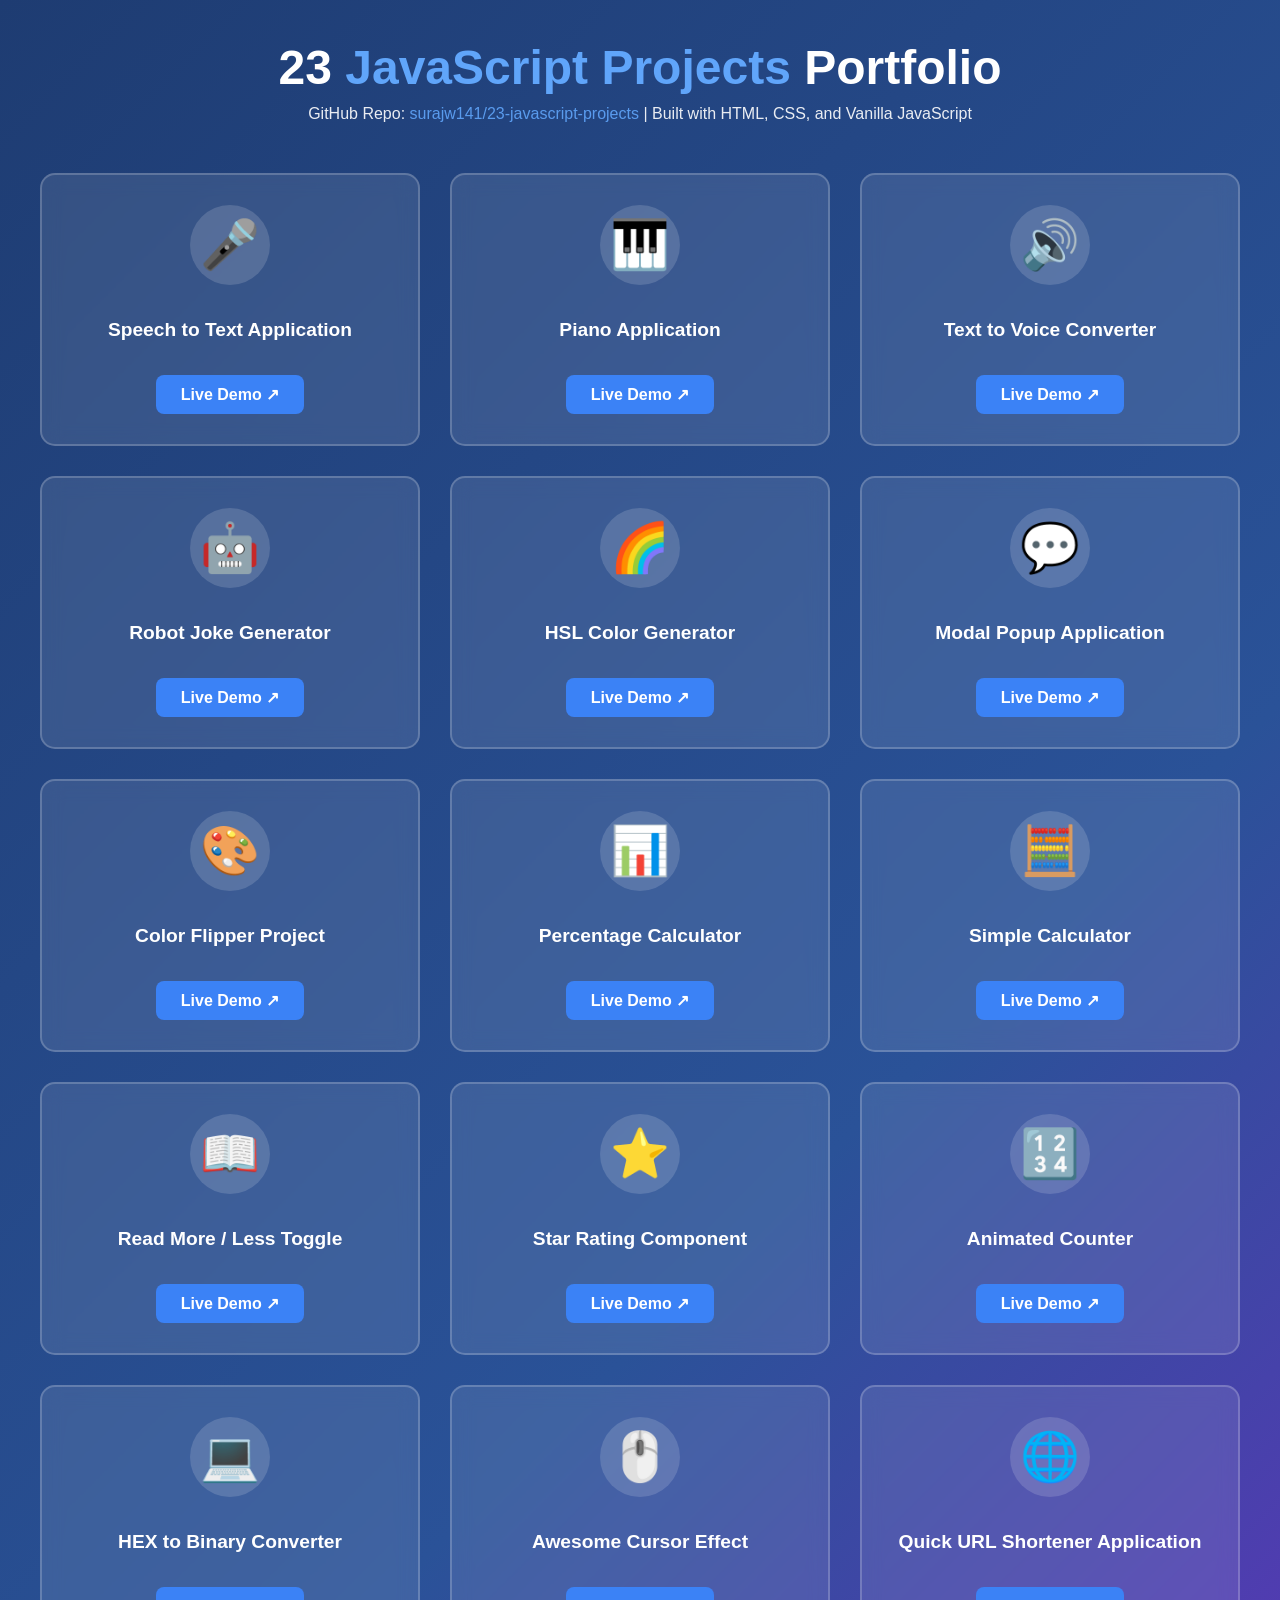
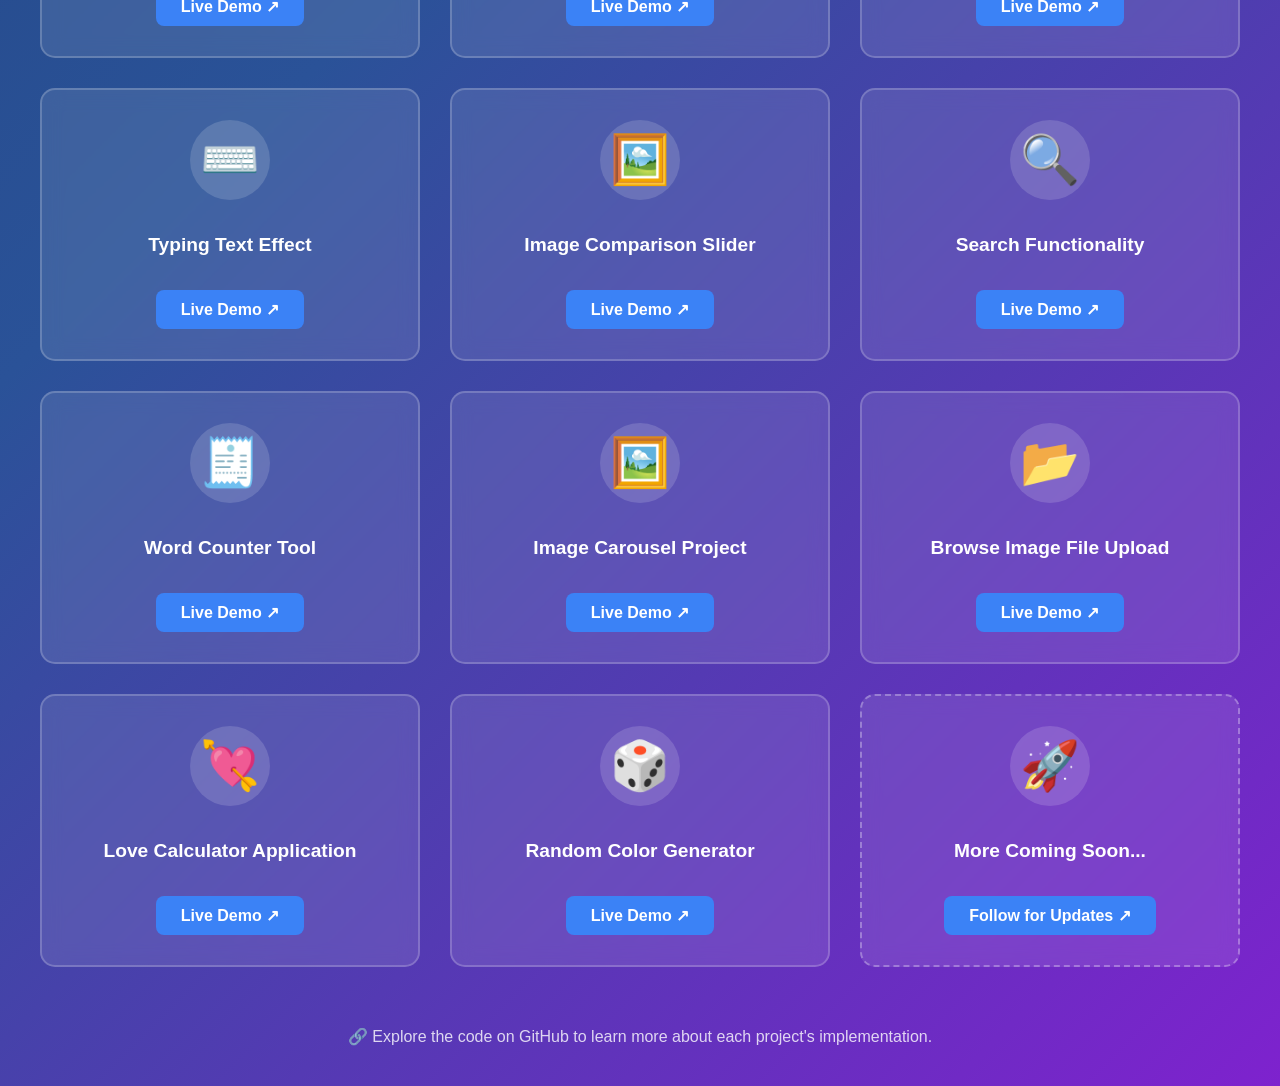
<file: index.html>
<!DOCTYPE html>
<html lang="en">
<head>
    <meta charset="UTF-8">
    <meta name="viewport" content="width=device-width, initial-scale=1.0">
    <title>23 JavaScript Projects Portfolio</title>
    <link rel="stylesheet" href="portfolio-style.css">
</head>
<body>
    <header>
        <h1>23 <span>JavaScript Projects</span> Portfolio</h1>
        <p>GitHub Repo: <a href="https://github.com/surajw141/23-javascript-projects" target="_blank">surajw141/23-javascript-projects</a> | Built with HTML, CSS, and Vanilla JavaScript</p>
    </header>

    <main class="projects-grid">
        <div class="project-card">
            <div class="icon">🎤</div>
            <h3>Speech to Text Application</h3>
            <a href="Project-1-Speech-to-Text-Application/" class="demo-btn">Live Demo ↗</a>
        </div>

        <div class="project-card">
            <div class="icon">🎹</div>
            <h3>Piano Application</h3>
            <a href="Project-2-Piano-Application/" class="demo-btn">Live Demo ↗</a>
        </div>

        <div class="project-card">
            <div class="icon">🔊</div>
            <h3>Text to Voice Converter</h3>
            <a href="Project-3-Text-to-Voice-Converter/" class="demo-btn">Live Demo ↗</a>
        </div>

        <div class="project-card">
            <div class="icon">🤖</div>
            <h3>Robot Joke Generator</h3>
            <a href="Project-4-Robot-Joke-Generator/" class="demo-btn">Live Demo ↗</a>
        </div>

        <div class="project-card">
            <div class="icon">🌈</div>
            <h3>HSL Color Generator</h3>
            <a href="Project-5-HSL-Color-Generator/" class="demo-btn">Live Demo ↗</a>
        </div>

        <div class="project-card">
            <div class="icon">💬</div>
            <h3>Modal Popup Application</h3>
            <a href="Project-6-Modal-Popup-Application/" class="demo-btn">Live Demo ↗</a>
        </div>

        <div class="project-card">
            <div class="icon">🎨</div>
            <h3>Color Flipper Project</h3>
            <a href="Project-7-Color-Flipper-Project/" class="demo-btn">Live Demo ↗</a>
        </div>

        <div class="project-card">
            <div class="icon">📊</div>
            <h3>Percentage Calculator</h3>
            <a href="Project-8-Percentage-Calculator/" class="demo-btn">Live Demo ↗</a>
        </div>

        <div class="project-card">
            <div class="icon">🧮</div>
            <h3>Simple Calculator</h3>
            <a href="Project-9-Simple-Calculator/" class="demo-btn">Live Demo ↗</a>
        </div>

        <div class="project-card">
            <div class="icon">📖</div>
            <h3>Read More / Less Toggle</h3>
            <a href="Project-10-Read-More-Less-Toggle/" class="demo-btn">Live Demo ↗</a>
        </div>

        <div class="project-card">
            <div class="icon">⭐</div>
            <h3>Star Rating Component</h3>
            <a href="Project-11-Star-Rating-Component/" class="demo-btn">Live Demo ↗</a>
        </div>

        <div class="project-card">
            <div class="icon">🔢</div>
            <h3>Animated Counter</h3>
            <a href="Project-12-Animated-Counter/" class="demo-btn">Live Demo ↗</a>
        </div>

        <div class="project-card">
            <div class="icon">💻</div>
            <h3>HEX to Binary Converter</h3>
            <a href="Project-13-HEX-to-Binary-Converter/" class="demo-btn">Live Demo ↗</a>
        </div>

        <div class="project-card">
            <div class="icon">🖱️</div>
            <h3>Awesome Cursor Effect</h3>
            <a href="Project-14-Awesome-Cursor-Effect/" class="demo-btn">Live Demo ↗</a>
        </div>

        <div class="project-card">
            <div class="icon">🌐</div>
            <h3>Quick URL Shortener Application</h3>
            <a href="Project-15-Quick-URL-Shortener/" class="demo-btn">Live Demo ↗</a>
        </div>

        <div class="project-card">
            <div class="icon">⌨️</div>
            <h3>Typing Text Effect</h3>
            <a href="Project-16-Typing-Text-Effect/" class="demo-btn">Live Demo ↗</a>
        </div>

        <div class="project-card">
            <div class="icon">🖼️</div>
            <h3>Image Comparison Slider</h3>
            <a href="Project-17-Image-Comparison-Slider/" class="demo-btn">Live Demo ↗</a>
        </div>

        <div class="project-card">
            <div class="icon">🔍</div>
            <h3>Search Functionality</h3>
            <a href="Project-18-Search-Functionality/" class="demo-btn">Live Demo ↗</a>
        </div>

        <div class="project-card">
            <div class="icon">🧾</div>
            <h3>Word Counter Tool</h3>
            <a href="Project-19-Word-Counter-Tool/" class="demo-btn">Live Demo ↗</a>
        </div>

        <div class="project-card">
            <div class="icon">🖼️</div>
            <h3>Image Carousel Project</h3>
            <a href="Project-20-Image-Carousel-Project/" class="demo-btn">Live Demo ↗</a>
        </div>

        <div class="project-card">
            <div class="icon">📂</div>
            <h3>Browse Image File Upload</h3>
            <a href="Project-21-Image-File-Upload/" class="demo-btn">Live Demo ↗</a>
        </div>

        <div class="project-card">
            <div class="icon">💘</div>
            <h3>Love Calculator Application</h3>
            <a href="Project-22-Love-Calculator-Application/" class="demo-btn">Live Demo ↗</a>
        </div>

        <div class="project-card">
            <div class="icon">🎲</div>
            <h3>Random Color Generator</h3>
            <a href="Project-23-Random-Color-Generator/" class="demo-btn">Live Demo ↗</a>
        </div>

        <div class="project-card coming-soon">
            <div class="icon">🚀</div>
            <h3>More Coming Soon...</h3>
            <a href="https://github.com/surajw141" target="_blank" class="demo-btn">Follow for Updates ↗</a>
        </div>
    </main>

    <footer>
        <p>🔗 Explore the code on GitHub to learn more about each project's implementation.</p>
    </footer>
</body>
</html>
</file>
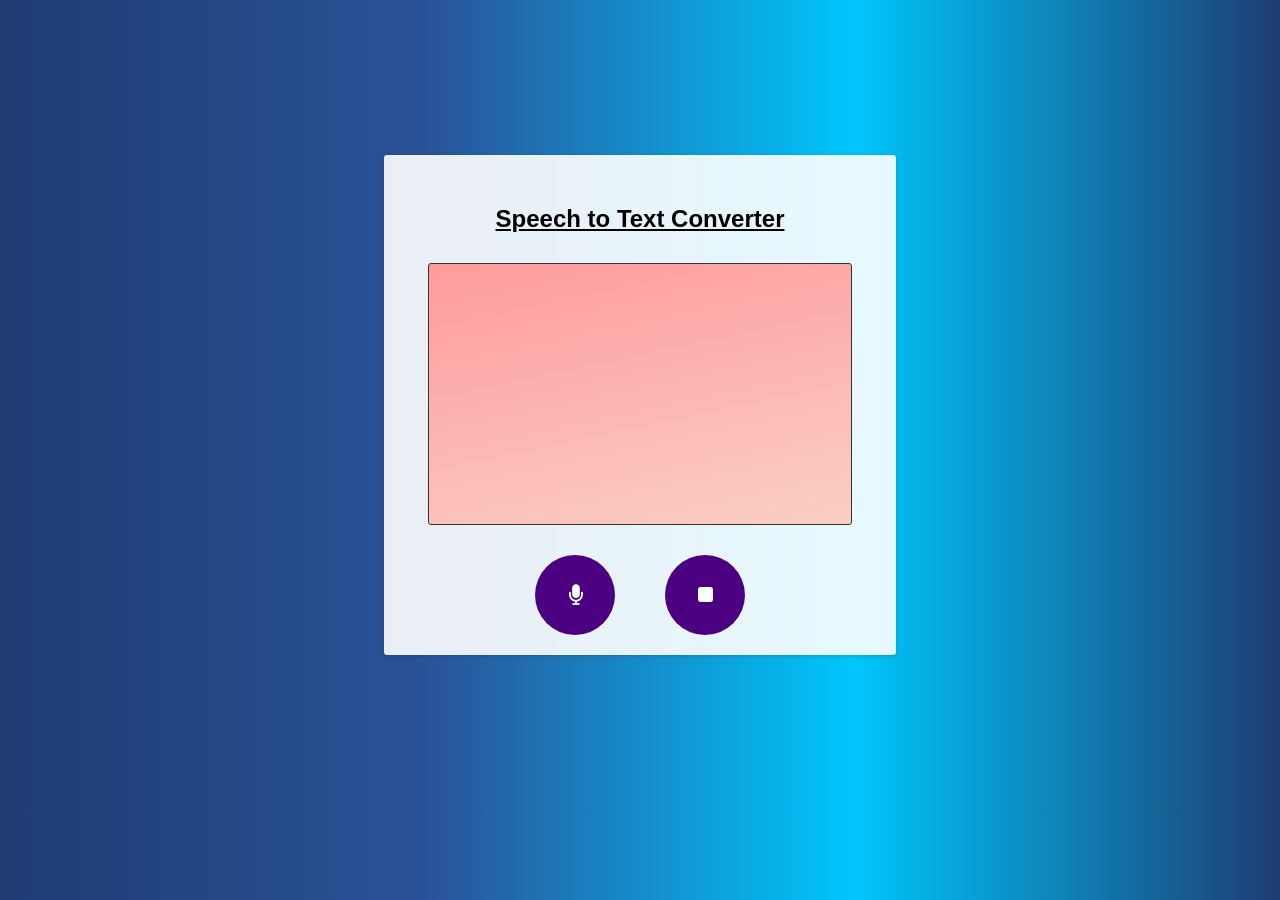
<file: Project-1-Speech-to-Text-Application/index.html>
<!DOCTYPE html>
<html lang="en">
<head>
    <meta charset="UTF-8">
    <meta name="viewport" content="width=device-width, initial-scale=1.0">
    <title>Speech to Text</title>
    <link rel="stylesheet" href="style.css">
    <link rel="stylesheet" href="https://cdnjs.cloudflare.com/ajax/libs/font-awesome/6.5.1/css/all.min.css" integrity="sha512-DTOQO9RWCH3ppGqcWaEA1BIZOC6xxalwEsw9c2QQeAIftl+Vegovlnee1c9QX4TctnWMn13TZye+giMm8e2LwA==" crossorigin="anonymous" referrerpolicy="no-referrer" />
</head>
<body>
    
    <div class="container">
        <h2>Speech to Text Converter</h2>
        <div id="result"></div>
        <div class="button-container">
            <button onclick="startConverting()">
                <i class="fa fa-microphone"></i>
            </button>

            <button onclick="stopConverting()">
                <i class="fa fa-stop"></i>
            </button>
        </div>
    </div>
    <script src="script.js"></script>
</body>
</html>
</file>
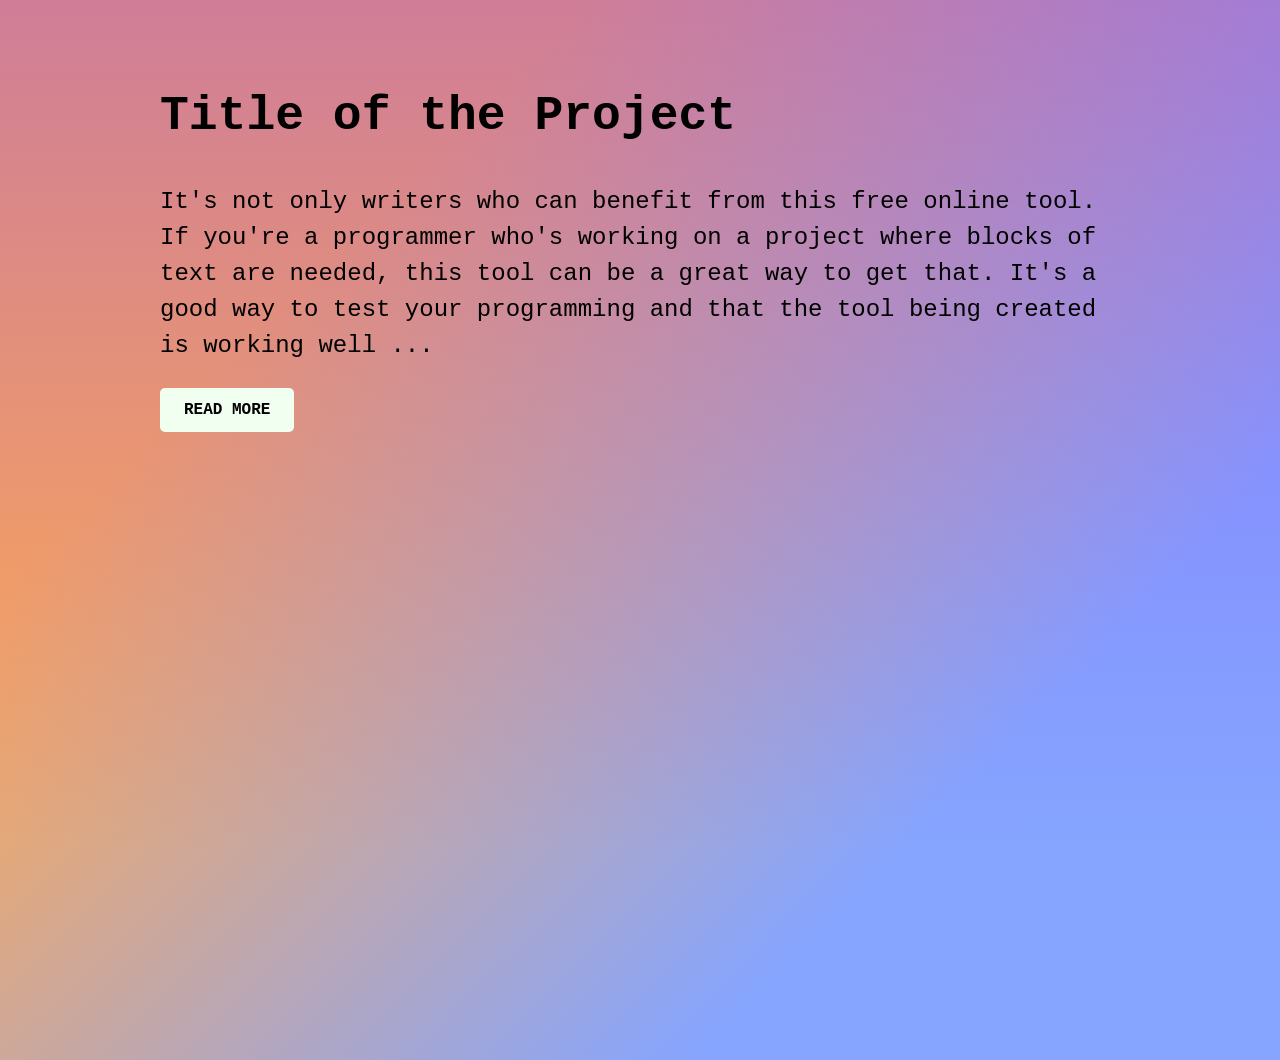
<file: Project-10-Read-More-Less-Toggle/index.html>
<!DOCTYPE html>
<html lang="en">
<head>
    <meta charset="UTF-8">
    <meta name="viewport" content="width=device-width, initial-scale=1.0">
    <title>Read More Less</title>
    <link rel="stylesheet" href="style.css">
</head>
<body>

    <h1>Title of the Project</h1>
    <p>
        It's not only writers who can benefit from this free online tool. If you're a programmer who's working on a project where blocks of text are needed, this tool can be a great way to get that. It's a good way to test your programming and that the tool being created is working well
        <span id="dots">...</span>
            
        <span id="more">
            Above are a few examples of how the random paragraph generator can be beneficial. The best way to see if this random paragraph picker will be useful for your intended purposes is to give it a try. Generate a number of paragraphs to see if they are beneficial to your current project.
            If you do find this paragraph tool useful, please do us a favor and let us know how you're using it. It's greatly beneficial for us to know the different ways this tool is being used so we can improve it with updates.
        </span>
    </p>

    <button onclick="readMore()" id="myBtn">Read more</button>


    
    <script src="script.js"></script>
</body>
</html>
</file>
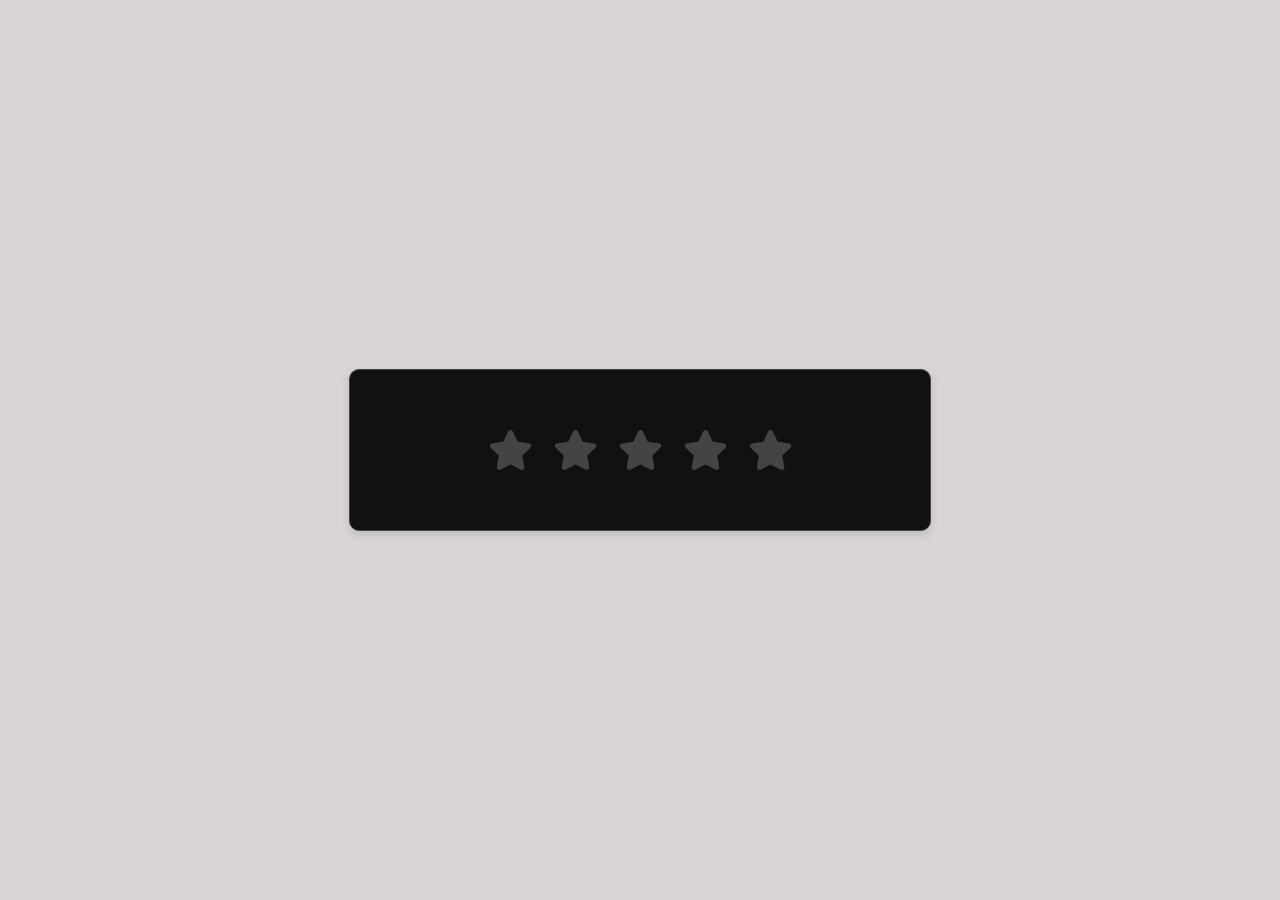
<file: Project-11-Star-Rating-Component/index.html>
<!DOCTYPE html>
<html lang="en">
<head>
    <meta charset="UTF-8">
    <meta name="viewport" content="width=device-width, initial-scale=1.0">
    <title>Star Rating</title>
    <link rel="stylesheet" href="style.css">
    <link rel="stylesheet" href="https://cdnjs.cloudflare.com/ajax/libs/font-awesome/6.5.1/css/all.min.css" integrity="sha512-DTOQO9RWCH3ppGqcWaEA1BIZOC6xxalwEsw9c2QQeAIftl+Vegovlnee1c9QX4TctnWMn13TZye+giMm8e2LwA==" crossorigin="anonymous" referrerpolicy="no-referrer" />
</head>
<body>

    <div class="wrapper">
        <div class="post">
            <div class="text">Thanks for rating us!</div>
            <div class="edit">EDIT</div>
        </div>
        <div class="star-widget">
            <input type="radio" name="rate" id="rate-5">
            <label for="rate-5" class="fas fa-star"></label>
            <input type="radio" name="rate" id="rate-4">
            <label for="rate-4" class="fas fa-star"></label>
            <input type="radio" name="rate" id="rate-3">
            <label for="rate-3" class="fas fa-star"></label>
            <input type="radio" name="rate" id="rate-2">
            <label for="rate-2" class="fas fa-star"></label>
            <input type="radio" name="rate" id="rate-1">
            <label for="rate-1" class="fas fa-star"></label>
            <form action="#">
               <header></header> 
               <div class="btn">
                    <button type="submit">rate</button>
               </div>
            </form>
        </div>
    </div>
    <script src="script.js"></script>
</body>
</html>
</file>
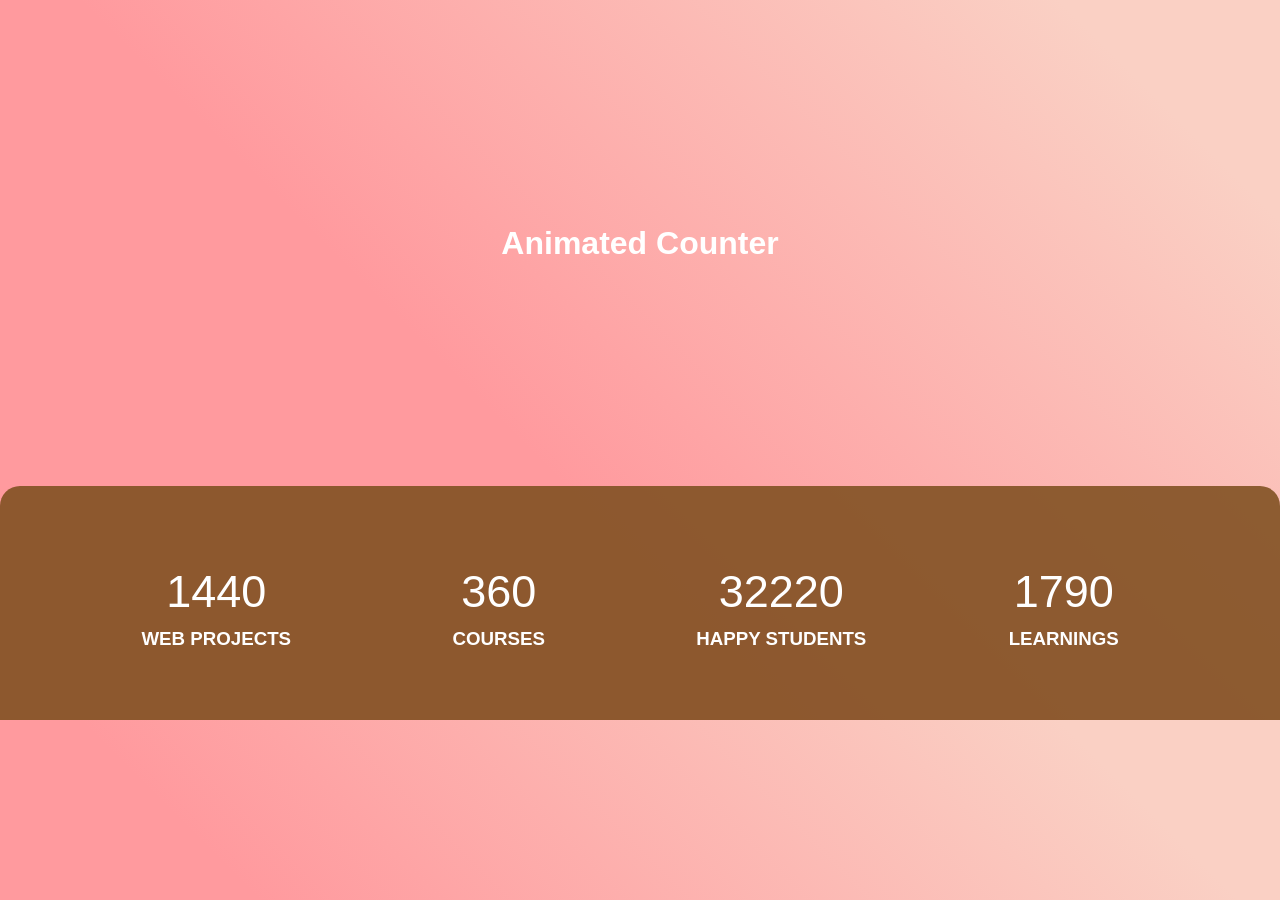
<file: Project-12-Animated-Counter/index.html>
<!DOCTYPE html>
<html lang="en">
<head>
    <meta charset="UTF-8">
    <meta name="viewport" content="width=device-width, initial-scale=1.0">
    <title>Animated Counter</title>
    <link rel="stylesheet" href="style.css">
</head>
<body>

    <div class="header">
        <h1>Animated Counter</h1>
    </div>
    <div class="wrapper">
        <div class="counters">
            <div>
                <div class="counter" data-target="4000">0</div>
                <h3>Web Projects</h3>
            </div>

            <div>
                <div class="counter" data-target="1000">0</div>
                <h3>Courses</h3>
            </div>

            <div>
                <div class="counter" data-target="90000">0</div>
                <h3>Happy Students</h3>
            </div>

            <div>
                <div class="counter" data-target="5000">0</div>
                <h3>Learnings</h3>
            </div>

        </div>
    </div>
    <script src="script.js"></script>
</body>
</html>
</file>
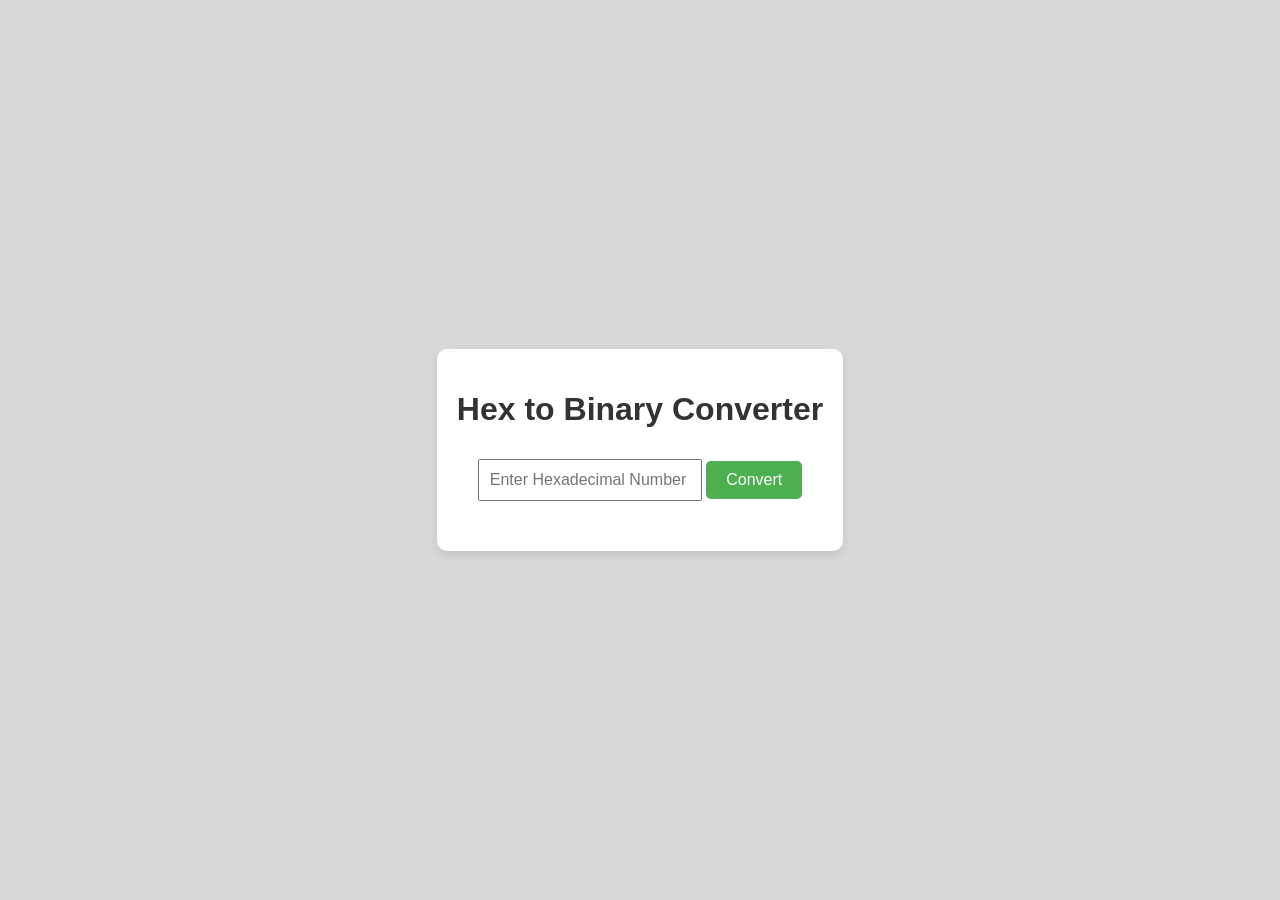
<file: Project-13-HEX-to-Binary-Converter/index.html>
<!DOCTYPE html>
<html lang="en">
<head>
    <meta charset="UTF-8">
    <meta name="viewport" content="width=device-width, initial-scale=1.0">
    <title>Hex to Binary Converter</title>
    <link rel="stylesheet" href="style.css">
</head>
<body>
    
    <div class="container">
        <h1>Hex to Binary Converter</h1>
        <input type="text" id="hexInput" placeholder="Enter Hexadecimal Number" maxlength="1">
        <button onclick="convert()">Convert</button>
        <p id="binaryResult"></p>    
    </div>

    <script src="script.js"></script>
</body>
</html>
</file>
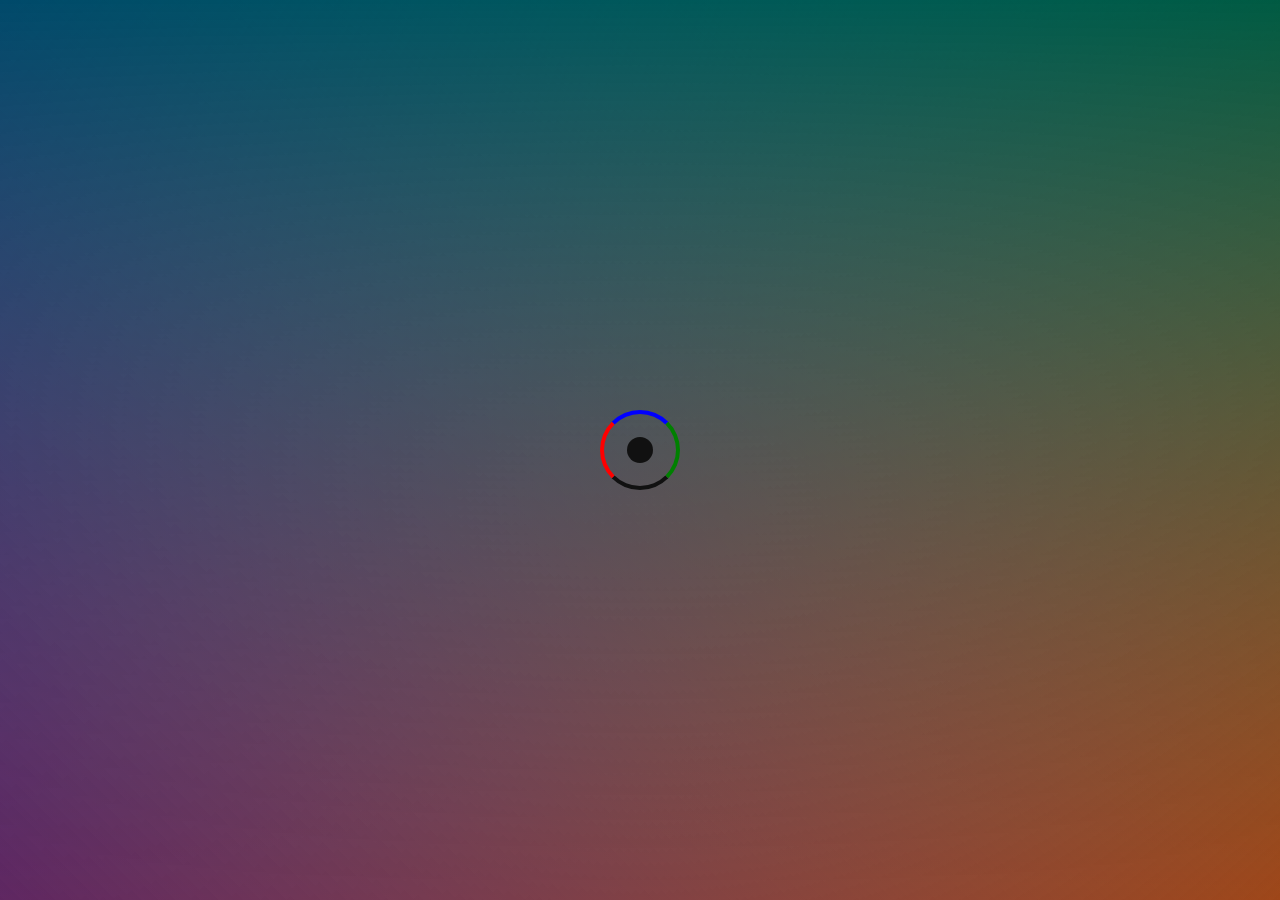
<file: Project-14-Awesome-Cursor-Effect/index.html>
<!DOCTYPE html>
<html lang="en">
<head>
    <meta charset="UTF-8">
    <meta name="viewport" content="width=device-width, initial-scale=1.0">
    <title>Awesome Cursor</title>
    <link rel="stylesheet" href="style.css">
</head>
<body>

    <div class="cursor1"></div>
    <div class="cursor2"></div>


    <script src="script.js"></script>
</body>
</html>
</file>
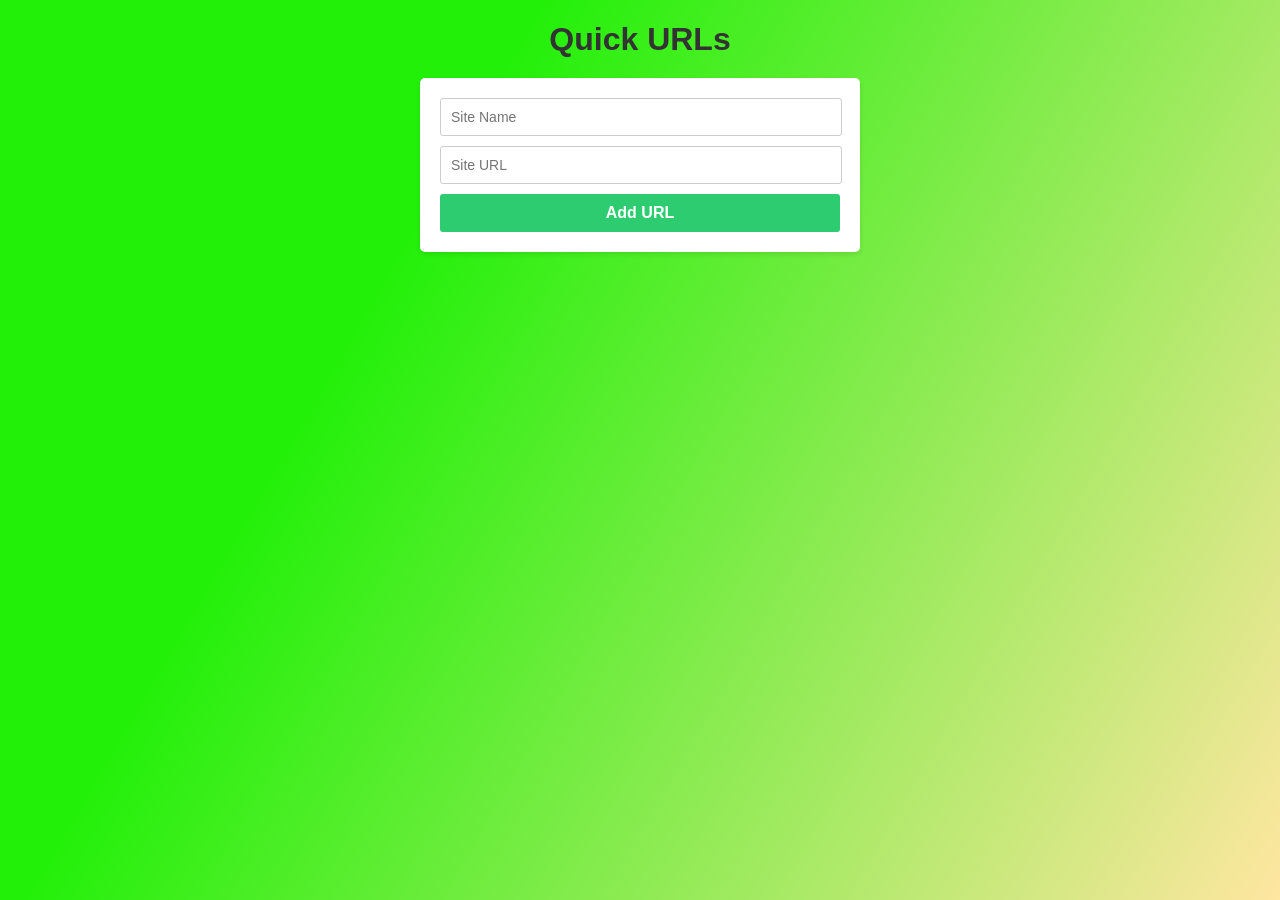
<file: Project-15-Quick-URL-Shortener/index.html>
<!DOCTYPE html>
<html lang="en">
<head>
    <meta charset="UTF-8">
    <meta name="viewport" content="width=device-width, initial-scale=1.0">
    <title>Quick URLs Application</title>
    <link rel="stylesheet" href="style.css">
    <link rel="stylesheet" href="https://cdnjs.cloudflare.com/ajax/libs/font-awesome/6.5.1/css/all.min.css" integrity="sha512-DTOQO9RWCH3ppGqcWaEA1BIZOC6xxalwEsw9c2QQeAIftl+Vegovlnee1c9QX4TctnWMn13TZye+giMm8e2LwA==" crossorigin="anonymous" referrerpolicy="no-referrer" />
</head>
<body>

    <div class="container">
        <h1>Quick URLs</h1>
        <form id="bookmarkForm">
            <input type="text" id="siteName" placeholder="Site Name">
            <input type="url" id="siteUrl" placeholder="Site URL">
            <input type="submit" value="Add URL">
        </form>
        <ul id="bookmarkList"></ul>
    </div>
    
    <script src="script.js"></script>
</body>
</html>
</file>
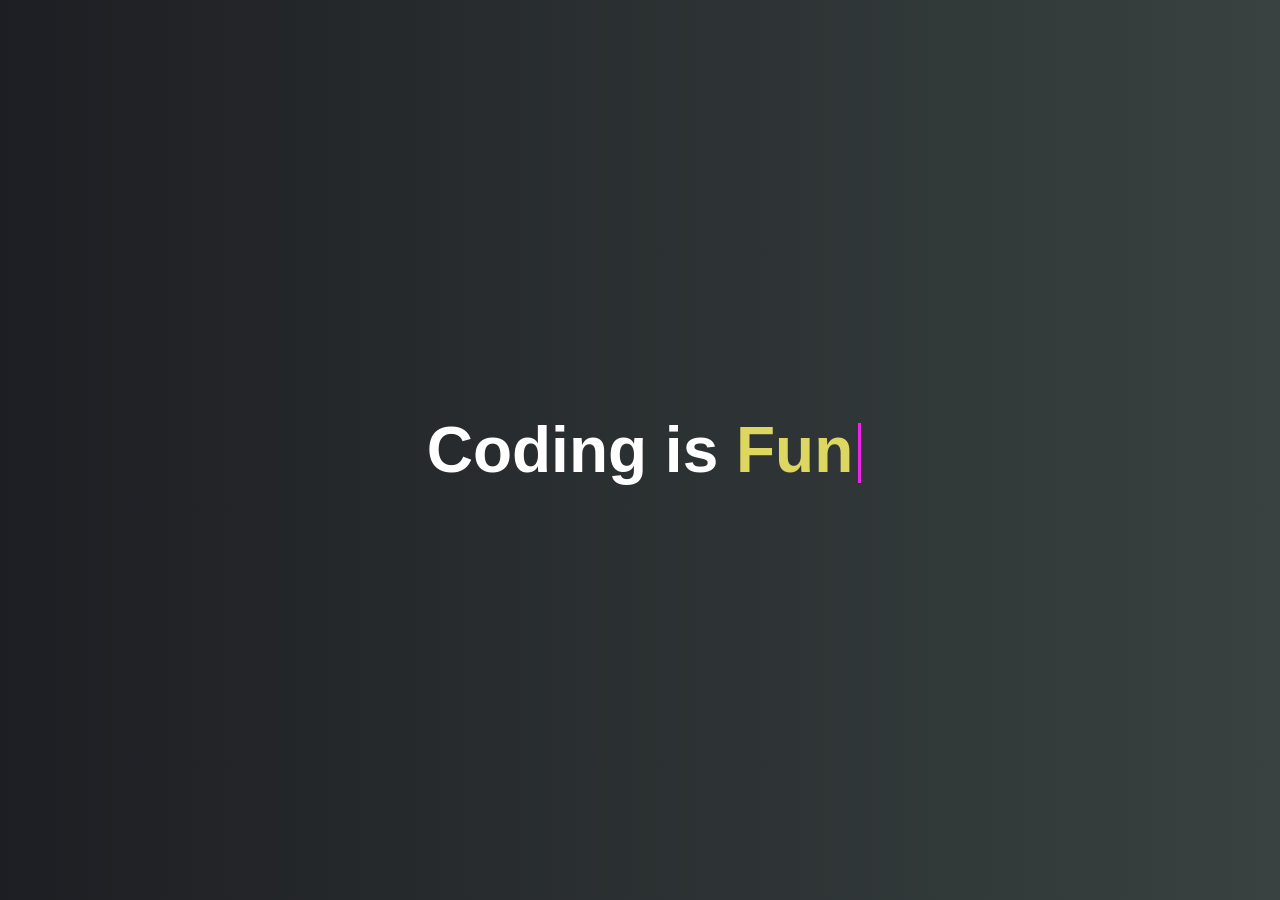
<file: Project-16-Typing-Text-Effect/index.html>
<!DOCTYPE html>
<html lang="en">
<head>
    <meta charset="UTF-8">
    <meta name="viewport" content="width=device-width, initial-scale=1.0">
    <title>Typing Text Effect</title>
    <link rel="stylesheet" href="style.css">
</head>
<body>
    
    <h1>Coding is <span></span></h1>

    <script src="script.js"></script>
</body>
</html>
</file>
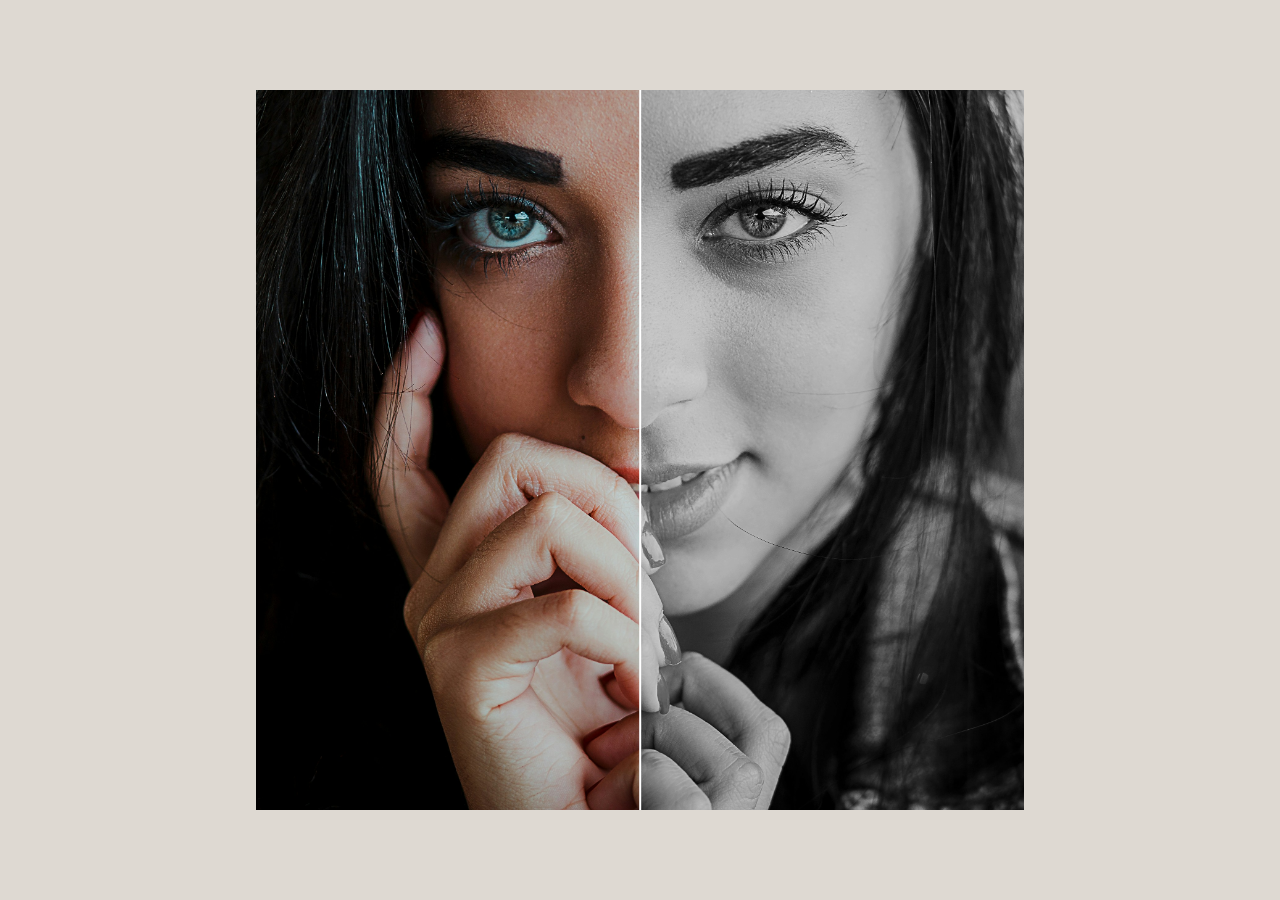
<file: Project-17-Image-Comparison-Slider/index.html>
<!DOCTYPE html>
<html lang="en">
<head>
    <meta charset="UTF-8">
    <meta name="viewport" content="width=device-width, initial-scale=1.0">
    <title>Image Comparison Slider</title>
    <link rel="stylesheet" href="style.css">
</head>
<body>

    <div class="container">
        <div class="img-container-after">
            <img 
            src="carol-oliver-unsplash-gray-version.jpg"
            alt=""
            class="after"
            >
        </div>
        <div class="img-container-before">
            <img 
            src="carol-oliver-unsplash.jpg"
            alt=""
            class="before"
            >
        </div>
        <div class="slider"></div>
    </div>

    <script src="script.js"></script>
</body>
</html>
</file>
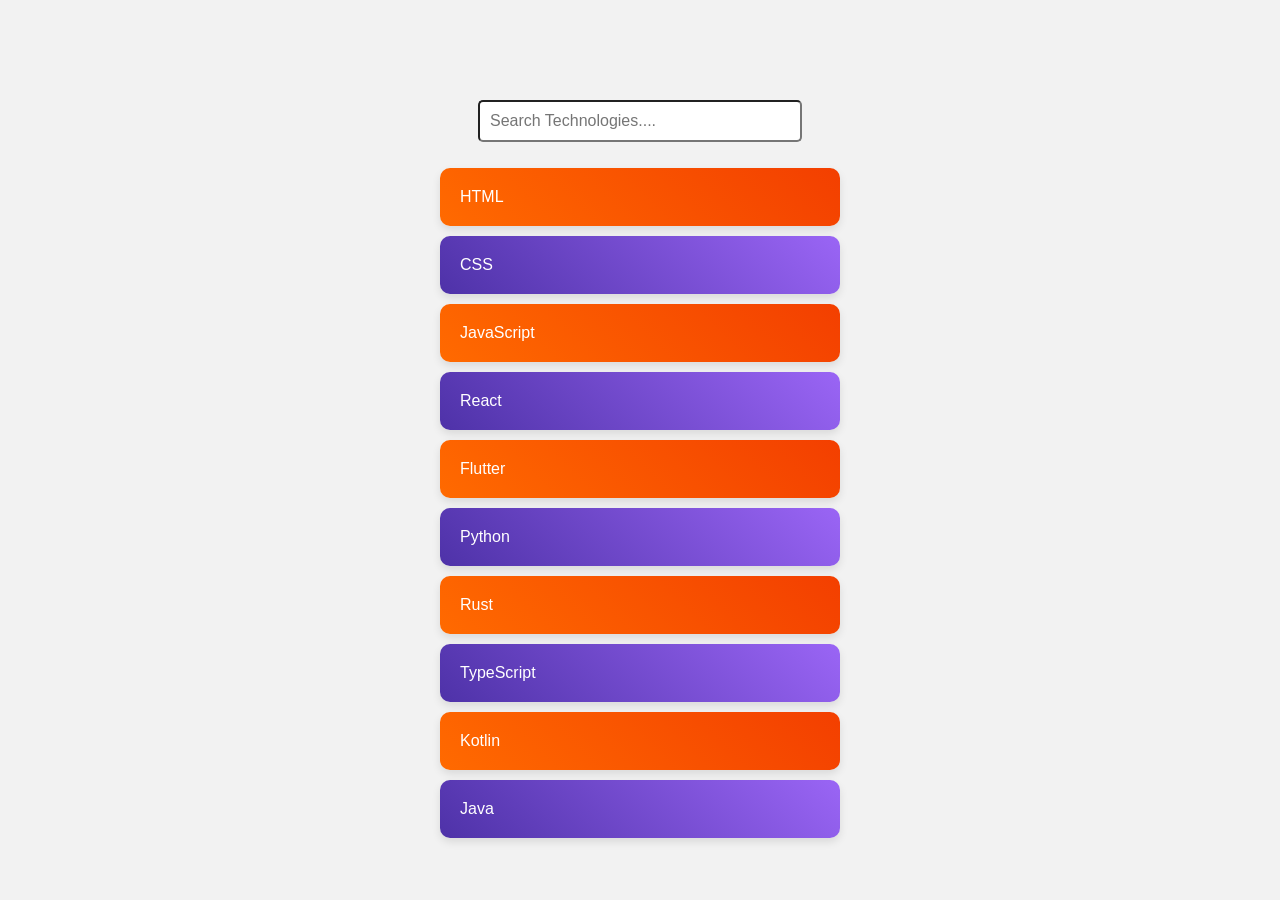
<file: Project-18-Search-Functionality/index.html>
<!DOCTYPE html>
<html lang="en">
<head>
    <meta charset="UTF-8">
    <meta name="viewport" content="width=device-width, initial-scale=1.0">
    <title>Search Functionality Project</title>
    <link rel="stylesheet" href="style.css">
</head>
<body>

    <div id="search-container">
        <input type="text" id="search-input" placeholder="Search Technologies....">
    </div>
    
    <ul id="item-list">
        <li class="item">HTML</li>
        <li class="item">CSS</li>
        <li class="item">JavaScript</li>
        <li class="item">React</li>
        <li class="item">Flutter</li>
        <li class="item">Python</li>
        <li class="item">Rust</li>
        <li class="item">TypeScript</li>
        <li class="item">Kotlin</li>
        <li class="item">Java</li>
    </ul>

    <script src="script.js"></script>
</body>
</html>
</file>
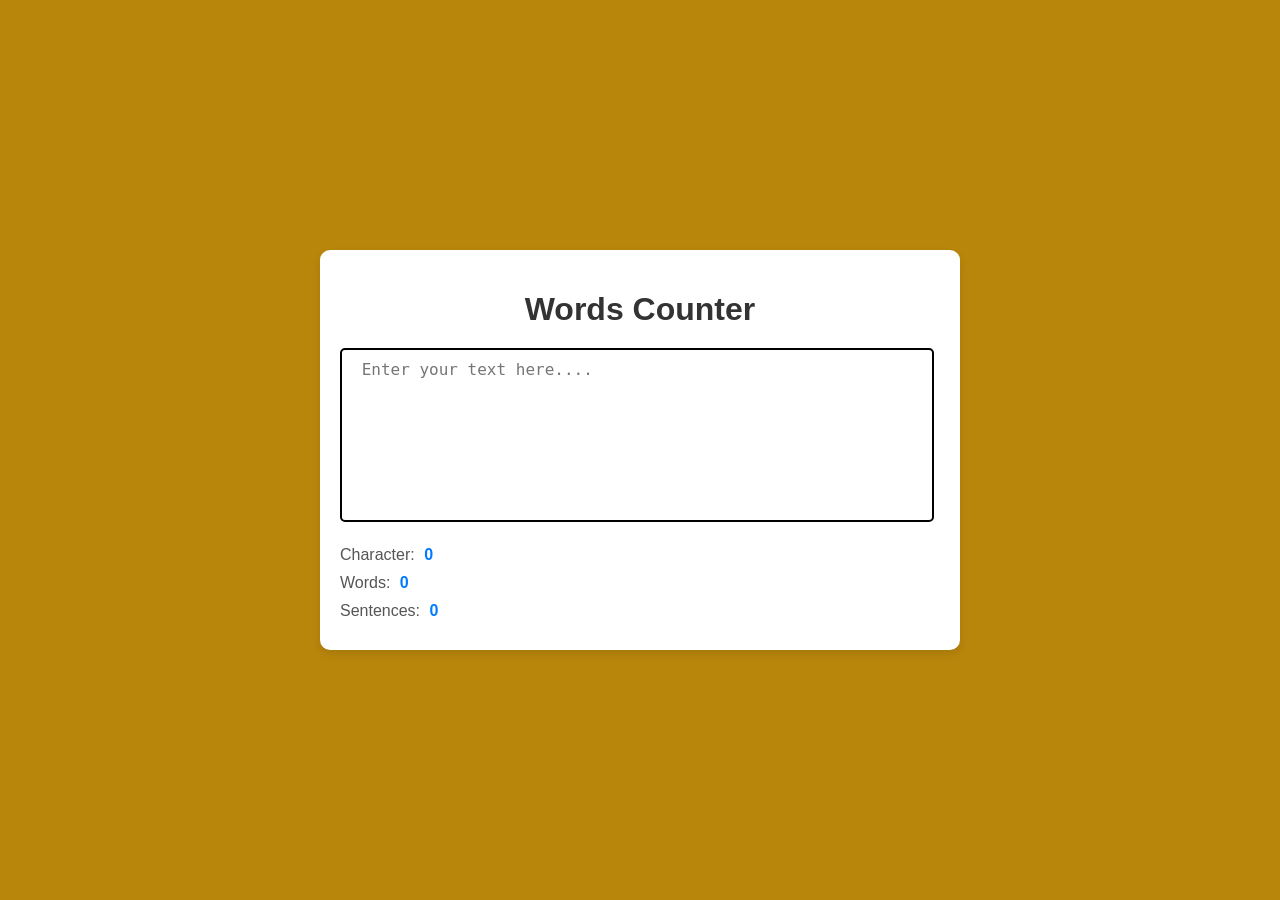
<file: Project-19-Word-Counter-Tool/index.html>
<!DOCTYPE html>
<html lang="en">
<head>
    <meta charset="UTF-8">
    <meta name="viewport" content="width=device-width, initial-scale=1.0">
    <title>Words Counter</title>
    <link rel="stylesheet" href="style.css">
</head>
<body>
        <div class="container">
            <div class="card">
                <h1>Words Counter</h1>
                <textarea placeholder=" Enter your text here...."></textarea>
                <div class="calculation">
                    <div class="count">Character: <span id="characterCount">0</span></div>
                    <div class="count">Words: <span id="wordCount">0</span></div>
                    <div class="count">Sentences: <span id="sentenceCount">0</span></div>
                </div>
            </div>
        </div>

    <script src="script.js"></script>
</body>
</html>
</file>
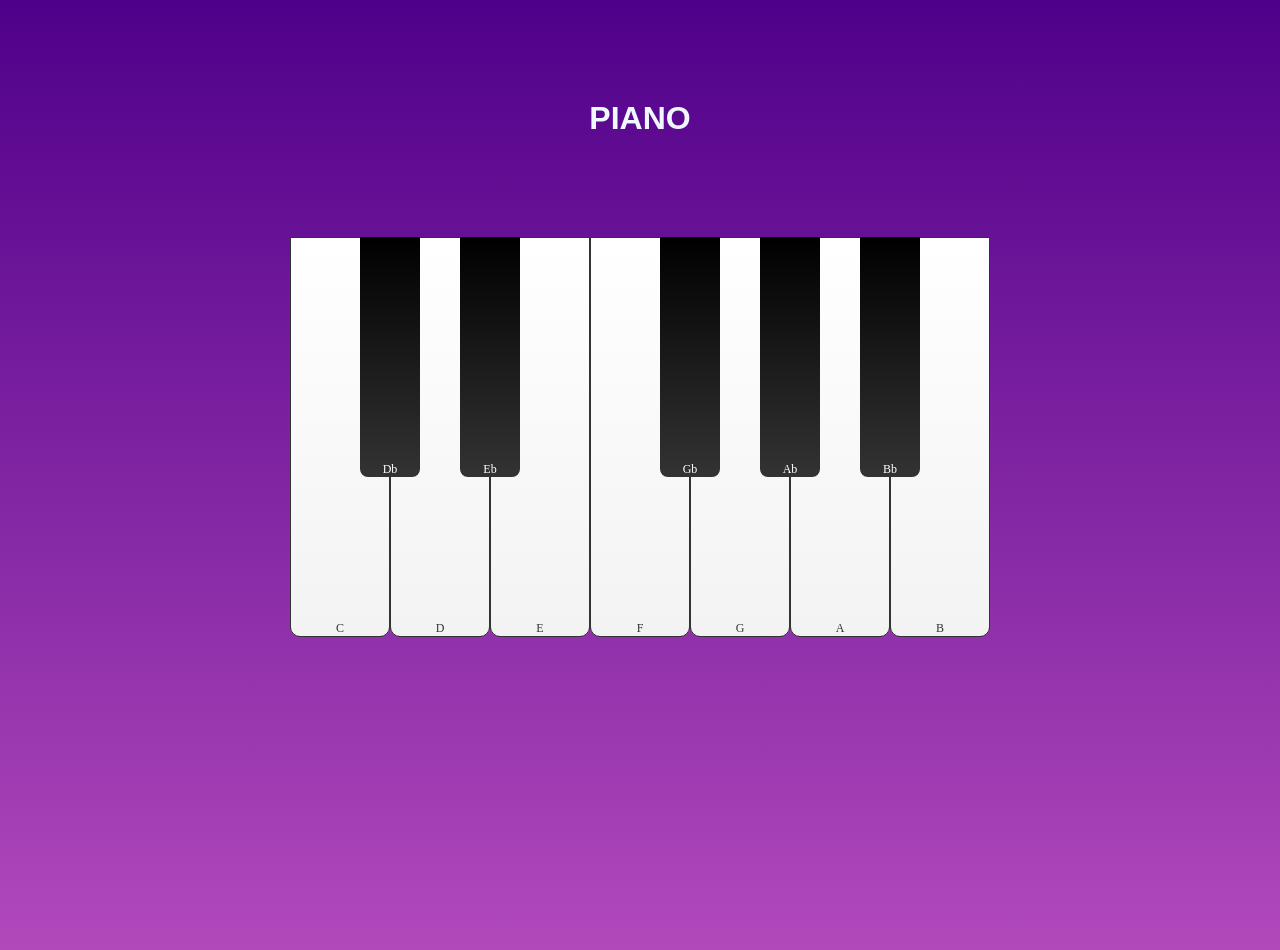
<file: Project-2-Piano-Application/index.html>
<!DOCTYPE html>
<html lang="en">
<head>
    <meta charset="UTF-8">
    <meta name="viewport" content="width=device-width, initial-scale=1.0">
    <title>Piano Application</title>
    <link rel="stylesheet" href="style.css">
</head>
<body>

    <h1>Piano</h1>
    <div class="wrapper">
        <div class="piano">

            <div data-note="C" class="key white">
                <span class="note-label">C</span>
                <audio src="notes/C.mp3" id="C"></audio>
            </div>

            <div data-note="Db" class="key black">
                <span class="note-label">Db</span>
                <audio src="notes/Db.mp3" id="Db"></audio>
            </div>

            <div data-note="D" class="key white">
                <span class="note-label">D</span>
                <audio src="notes/D.mp3" id="D"></audio>
            </div>

            <div data-note="Eb" class="key black">
                <span class="note-label">Eb</span>
                <audio id="Eb" src="notes/Eb.mp3"></audio>
              </div>
        
              <div data-note="E" class="key white">
                <span class="note-label">E</span>
                <audio id="E" src="notes/E.mp3"></audio>
              </div>
        
              <div data-note="F" class="key white">
                <span class="note-label">F</span>
                <audio id="F" src="notes/F.mp3"></audio>
              </div>
        
              <div data-note="Gb" class="key black">
                <span class="note-label">Gb</span>
                <audio id="Gb" src="notes/Gb.mp3"></audio>
              </div>
        
              <div data-note="G" class="key white">
                <span class="note-label">G</span>
                <audio id="G" src="notes/G.mp3"></audio>
              </div>
        
              <div data-note="Ab" class="key black">
                <span class="note-label">Ab</span>
                <audio id="Ab" src="notes/Ab.mp3"></audio>
              </div>
        
              <div data-note="A" class="key white">
                <span class="note-label">A</span>
                <audio id="A" src="notes/A.mp3"></audio>
              </div>
        
              <div data-note="Bb" class="key black">
                <span class="note-label">Bb</span>
                <audio id="Bb" src="notes/Bb.mp3"></audio>
              </div>
        
              <div data-note="B" class="key white">
                <span class="note-label">B</span>
                <audio id="B" src="notes/B.mp3"></audio>
              </div>

        </div>
    </div>
    <script src="script.js"></script>
</body>
</html>
</file>
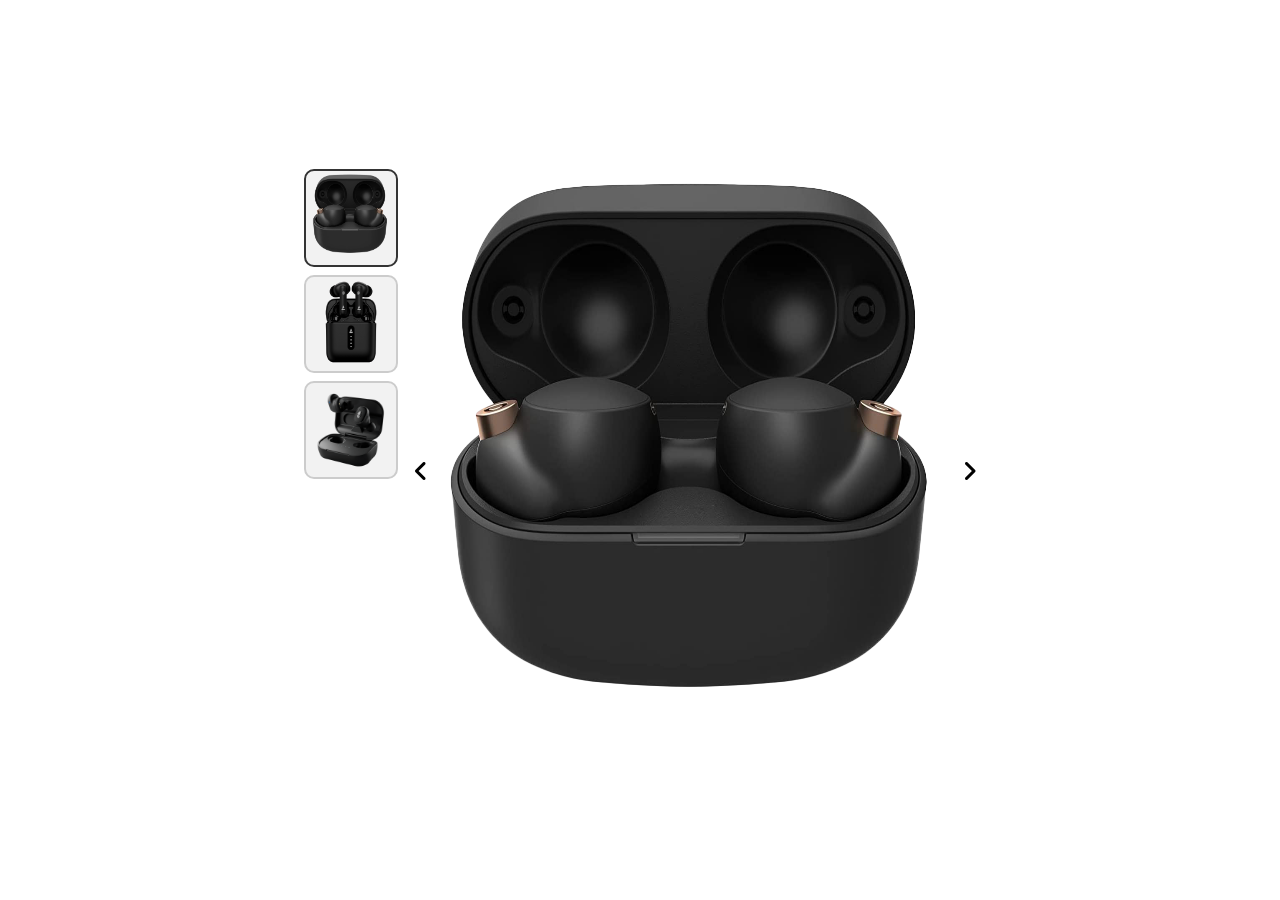
<file: Project-20-Image-Carousel-Project/index.html>
<!DOCTYPE html>
<html lang="en">
<head>
    <meta charset="UTF-8">
    <meta name="viewport" content="width=device-width, initial-scale=1.0">
    <title>Image Carousel</title>
    <link rel="stylesheet" href="style.css">
    <link rel="stylesheet" href="https://cdnjs.cloudflare.com/ajax/libs/font-awesome/6.5.1/css/all.min.css" integrity="sha512-DTOQO9RWCH3ppGqcWaEA1BIZOC6xxalwEsw9c2QQeAIftl+Vegovlnee1c9QX4TctnWMn13TZye+giMm8e2LwA==" crossorigin="anonymous" referrerpolicy="no-referrer" />
</head>
<body>

    <div class="main-container">
        <div class="col-1">
            <div class="items">
                <div class="item active">
                    <img src="./imgs/ear-buds.png" alt="">
                </div>
                <div class="item">
                    <img src="./imgs/ear-buds2.png" alt="">
                </div>
                <div class="item">
                    <img src="./imgs/ear-buds3.png" alt="">
                </div>
            </div>
        </div>

        <div class="col-2">
            <div class="carousel">
                <button id="prevBtn"><i class="fas fa-angle-left"></i></button>
                <button id="nextBtn"><i class="fas fa-angle-right"></i></button>
                <div class="slides-container">
                   <div class="slide"> 
                     <img src="./imgs/ear-buds.png" alt="">
                   </div> 
                   <div class="slide"> 
                    <img src="./imgs/ear-buds2.png" alt="">
                  </div> 
                  <div class="slide"> 
                    <img src="./imgs/ear-buds3.png" alt="">
                  </div> 
                </div>
            </div>
        </div>
    </div>
    <script src="script.js"></script>
</body>
</html>
</file>
<file: portfolio-style.css>
* {
    margin: 0;
    padding: 0;
    box-sizing: border-box;
}

body {
    font-family: 'Segoe UI', Tahoma, Geneva, Verdana, sans-serif;
    background: linear-gradient(135deg, #1e3c72 0%, #2a5298 50%, #7e22ce 100%);
    color: #fff;
    min-height: 100vh;
    padding: 40px 20px;
}

header {
    text-align: center;
    margin-bottom: 50px;
}

header h1 {
    font-size: 3rem;
    margin-bottom: 10px;
}

header h1 span {
    color: #60a5fa;
}

header p {
    font-size: 1rem;
    opacity: 0.9;
}

header a {
    color: #60a5fa;
    text-decoration: none;
}

.projects-grid {
    display: grid;
    grid-template-columns: repeat(auto-fit, minmax(280px, 1fr));
    gap: 30px;
    max-width: 1400px;
    margin: 0 auto;
    padding: 0 20px;
}

.project-card {
    background: rgba(255, 255, 255, 0.1);
    backdrop-filter: blur(10px);
    border: 2px solid rgba(255, 255, 255, 0.2);
    border-radius: 15px;
    padding: 30px;
    text-align: center;
    transition: transform 0.3s, box-shadow 0.3s;
}

.project-card:hover {
    transform: translateY(-5px);
    box-shadow: 0 10px 30px rgba(0, 0, 0, 0.3);
}

.icon {
    font-size: 3rem;
    margin-bottom: 15px;
    background: rgba(255, 255, 255, 0.15);
    width: 80px;
    height: 80px;
    border-radius: 50%;
    display: flex;
    align-items: center;
    justify-content: center;
    margin: 0 auto 20px;
}

.project-card h3 {
    font-size: 1.2rem;
    margin-bottom: 20px;
    min-height: 50px;
    display: flex;
    align-items: center;
    justify-content: center;
}

.demo-btn {
    display: inline-block;
    background: #3b82f6;
    color: #fff;
    padding: 10px 25px;
    border-radius: 8px;
    text-decoration: none;
    font-weight: 600;
    transition: background 0.3s;
}

.demo-btn:hover {
    background: #2563eb;
}

.coming-soon {
    border: 2px dashed rgba(255, 255, 255, 0.3);
}

footer {
    text-align: center;
    margin-top: 60px;
    opacity: 0.8;
}

@media (max-width: 768px) {
    header h1 {
        font-size: 2rem;
    }
    
    .projects-grid {
        grid-template-columns: 1fr;
    }
}
</file>
<file: Project-1-Speech-to-Text-Application/style.css>
*{
    padding: 0;
    margin: 0;
    box-sizing: border-box;
}

body{
    display: flex;
    justify-content: center;
    align-items: center;
    min-height: 90vh;
    font-family: sans-serif;
    background: linear-gradient(to right,
    #1e3c72, #2a5298, #00c6fb, #1e3c72
    );
}

h2{
    text-align: center;
    margin-top: 30px;
    margin-bottom: 30px;
    text-decoration: underline;
}

.container{
    display: flex;
    justify-content: center;
    align-items: center;
    flex-direction: column;
    box-shadow: 0px 1px 4px rgba(0, 0, 0, 0.16);
    width: 40%;
    height: 500px;
    background: rgba(255, 255, 255, 0.9);
    padding: 20px;
    margin: 20px auto;
    border-radius: 3px;
}

#result{
    border: 1px solid #333;
    padding: 40px 50px;
    height: 300px;
    width: 90%;
    margin-bottom: 30px;
    background: linear-gradient(168deg, #ff9a9e,#fad0c4);
    border-radius: 3px;
}

.button-container{
    display: flex;
    justify-content: center;
    align-items: center;
    gap: 50px;
}

button{
    font-size: 20px;
    height: 80px;
    width: 80px;
    border-radius: 50%;
    background-color: indigo;
    color: #fff;
    outline: none;
    border: none;
    animation: pulse 1.5s infinite alternate;
    cursor: pointer;
}

button:hover{
    background-color: darkblue;
}


@keyframes pulse {
    
    from{
        transform: scale(1);
    }

    to{
        transform: scale(1.1);

    }

}
</file>
<file: Project-10-Read-More-Less-Toggle/style.css>
body{
    font-family: monospace;
    margin: 5rem 10rem;
    line-height: 1.5;
    font-size: 1.5rem;
    min-height: 100vh;
    background: 
    linear-gradient(rgba(135,60,255,0.4),rgba(135,60,255,0.0) 80%),
    linear-gradient(-45deg, rgba(120,155,255,0.9) 25%,rgba(255,160,65,0.9) 75%);
}

#myBtn{
    text-transform: uppercase;
    background: honeydew;
    padding: 0.8rem 1.5rem;
    font-size: 1rem;
    border: none;
    border-radius: 5px;
    cursor: pointer;
    font-weight: 600;
    font-family: monospace;
}

#myBtn:hover{
    background-color: darkgray;
}

#more{
    display: none;
}
</file>
<file: Project-11-Star-Rating-Component/style.css>
html,body{
    font-family: fantasy;
    display: grid;
    height: 100%;
    place-items: center;
    text-align: center;
    background: #d8d4d4;
}

.wrapper{
    position: relative;
    width: 400px;
    background: #111;
    padding: 50px 90px;
    border: 1px solid #444;
    border-radius: 10px;
    box-shadow: 0 4px 8px rgba(0, 0, 0, 0.1);
    margin: 20px;
    display: flex;
    align-items: center;
    justify-content: center;
    flex-direction: column;    
}

.post{
    display: none;
}

.text{
    font-size: 25px;
    color: #666;
    font-weight: 500;
}

.edit,.btn button{
    display: inline-block;
    background-color: #4285f4;
    color: white;
    padding: 10px 20px;
    cursor: pointer;
    border: none;
    border-radius: 5px;
    margin-top: 10px;
    font-size: 16px;
}

.star-widget input{
    display: none;
}

.star-widget label{
    font-size: 40px;
    color: #444;
    padding: 10px;
    float: right;
    transition: all 0.2s ease;
}

input:not(:checked) ~ label:hover,
input:not(:checked) ~ label:hover ~ label
{
    color: #fd4;
}

input:checked ~ label{
    color: #fd4;
}

#rate-1:checked ~ form header:before{
    content: "I hate it";
}

#rate-2:checked ~ form header:before{
    content: "I don't like it";
}

#rate-3:checked ~ form header:before{
    content: "It's an average";
}

#rate-4:checked ~ form header:before{
    content: "I like it";
}

#rate-5:checked ~ form header:before{
    content: "I love it";
}

.wrapper form{
    display: none;
}

input:checked ~ form{
    display: block;
}

form header{
    width: 100%;
    font-size: 25px;
    color: #f3df48;
    font-weight: 500;
    margin: 5px 0 20px 0;
    text-align: center;
    transition: all 0.2s ease;
}

form .btn button{
    padding: 10px 40px;
    text-transform: uppercase;
    cursor: pointer;
}
</file>
<file: Project-12-Animated-Counter/style.css>
*{
    box-sizing: border-box;
    margin: 0;
    padding: 0;
}

body{
    font-family: sans-serif;
    color: #fff;
    display: flex;
    flex-direction: column;
    justify-content: flex-end;
    height: 80vh;
    background: linear-gradient(45deg,#ff9a9e 40%,#fad0c4 89%,#fad0c4 100%);
    
}

.header{
    flex: 1;
    height: 100%;
    display: flex;
    align-items: center;
    justify-content: center;
}

h3{
    text-transform: uppercase;
}

.wrapper{
    padding: 70px 20px;
    background: rgba(129, 82, 35,0.9);
    border-top-left-radius: 20px;
    border-top-right-radius: 20px;
}

.wrapper .counters{
    display: grid;
    grid-template-columns: repeat(4,1fr);
    grid-gap: 30px;
    text-align: center;
    max-width: 1100px;
    margin: 0 auto;
    overflow: auto;
}

.wrapper .counters .counter{
    font-size: 45px;
    margin: 10px 0;
    animation: counterAnimation 1.5s ease-out;
}

@keyframes counterAnimation {
    0%{
        transform: translateY(20px);
        opacity: 0;
    }
    100%{
        transform: translateY(0);
        opacity: 1;
    }
}
</file>
<file: Project-13-HEX-to-Binary-Converter/style.css>
body{
    font-family: sans-serif;
    display: flex;
    justify-content: center;
    align-items: center;
    height: 100vh;
    margin: 0;
    padding: 0;
    background-color: #d8d8d8;
}

.container{
    text-align: center;
    background: #fff;
    padding: 20px;
    border-radius: 10px;
    box-shadow: 0 4px 8px rgba(0, 0, 0, 0.1);
    animation: fadeIn 0.5s ease-in-out;
}

@keyframes fadeIn {
    from{
        opacity: 0;
    }   
    to{
        opacity: 1;
    } 
}

h1{
    color: #333;
}

input{
    padding: 10px;
    margin: 10px 0;
    font-size: 16px;
    width: 200px;
}

button{
    background-color: #4CAF50;
    color: white;
    padding: 10px 20px;
    border: none;
    border-radius: 5px;
    cursor: pointer;
    font-size: 16px;
    transition: background-color 0.3s ease;
}

button:hover{
    background-color: #45a049;
}

p{
    margin-top: 20px;
    font-size: 18px;
}
</file>
<file: Project-14-Awesome-Cursor-Effect/style.css>
*{
    margin: 0;
    padding: 0;
    box-sizing: border-box;
}

html{
    height: 100%;
    background: linear-gradient(darkcyan,transparent),
                linear-gradient(-45deg,chocolate,transparent),
                linear-gradient(45deg,rebeccapurple,transparent);
    background-blend-mode: multiply;            
}


.cursor1{
    position: fixed;
    width: 80px;
    height: 80px;
    border: 4px solid #111;
    border-top-color: blue;
    border-left-color: red;
    border-right-color: green;
    border-radius: 50%;
    left: 50%;
    top: 50%;
    transform: translate(-50%,-50%);
    pointer-events: none;
    transition: all 0.1s ease;
}

.cursor2{
    position: fixed;
    background: #111;
    height: 26px;
    width: 26px;
    border-radius: 50%;
    left: 50%;
    top: 50%;
    transform: translate(-50%,-50%);
    pointer-events: none;
    transition: all 0.15s ease;
}
</file>
<file: Project-15-Quick-URL-Shortener/style.css>
body{
    font-family: sans-serif;
    margin: 0;
    padding: 0;
    background: linear-gradient(120deg, #22f009 30%,#ffe6a1 100%);
    min-height: 100vh;
}

.container{
    display: flex;
    flex-direction: column;
}

h1{
    text-align: center;
    margin-bottom: 20px;
    color: #333;
}

form{
    max-width: 400px;
    margin: 0 auto;
    padding: 20px;
    background: #fff;
    border-radius: 5px;
    box-shadow: 0 2px 5px rgba(0, 0, 0, 0.1);
}

input[type="text"],
input[type="url"]{
    width: 95%;
    margin-bottom: 10px;
    padding: 10px;
    border: 1px solid #ccc;
    border-radius: 3px;
    font-size: 14px;
}

input[type="submit"]{
    width: 100%;
    padding: 10px;
    background-color: #2ecc71;
    color: #fff;
    border: none;
    border-radius: 3px;
    font-size: 16px;
    font-weight: bold;
    cursor: pointer;
}

input[type="submit"]:hover{
    background-color: #27ae60;
}

/* CSS will be Used inside the JS */

ul{
    display: flex;
    justify-content: center;
    list-style-type: none;
    margin-top: 20px;
    padding: 0;
}

li{
    background-color: #e6e6e6;
    padding: 20px;
    border-radius: 5px;
    box-shadow: 0 2px 5px rgba(0, 0, 0, 0.1);
    margin: 5px;
    text-align: center;
}

li a{
    text-decoration: none;
    color: #5c5757;
    font-size: 16px;
    font-weight: 600;
}

li a:hover{
    color: #2813e2;
}

button{
    padding: 8px;
    background-color: #e74c3c;
    color: #fff;
    border: none;
    border-radius: 3px;
    cursor: pointer;
    margin-left: 10px;
}

button:hover{
    background-color: #c0392b;
}
</file>
<file: Project-16-Typing-Text-Effect/style.css>
*{
    margin: 0;
    padding: 0;
    box-sizing: border-box;
    font-family: sans-serif;
}

body{
    display: flex;
    height: 100vh;
    align-items: center;
    justify-content: center;
    background: linear-gradient(to right, #1D1E23,#394240);
}

h1{
    color: #fff;
    font-size: 4rem;
    font-weight: 600;
}

h1 span{
   color: #DDD660; 
   position: relative;
}

h1 span::before{
    content: "";
    height: 60px;
    width: 3px;
    position: absolute;
    top: 50%;
    right: -8px;
    background: #f222ED;
    transform: translateY(-45%);
    animation: blink 0.7s infinite;
}

@keyframes blink {
        50%{opacity: 0;}
}
</file>
<file: Project-17-Image-Comparison-Slider/style.css>
*{
    box-sizing: border-box;
    margin: 0;
    padding: 0;

}

body{
    background-color: #ded9d2;
    display: flex;
    align-items: center;
    justify-content: center;
    height: 100vh;
    overflow: hidden;
}

.container{
    position: relative;
    width: 60vw;
    height: 80vh;
}

.img-container-before,
.img-container-after{
    position: absolute;
    width: 60vw;
    height: 80vh;
}

.img-container-before{
    width: 30vw;
    overflow: hidden;
}

img{
    width: 60vw;
    height: 80vh;
    object-fit: cover;
}

.slider{
    width: 0.1rem;
    background: white;
    height: 100%;
    position: absolute;
    top: 0;
    left: 50%;
    transform: translateX(-50%);
    z-index: 10;
    pointer-events: none;
}
</file>
<file: Project-18-Search-Functionality/style.css>
body{
    font-family: sans-serif;
    background: #f2f2f2;
    margin: 0;
    padding: 0;
    display: flex;
    flex-direction: column;
    align-items: center;
    height: 100vh;
}

#search-container{
    text-align: center;
    margin-top: 100px;
    max-width: 400px;
}

#search-input{
    padding: 10px;
    font-size: 16px;
    width: 300px;
    border-radius: 5px;
}

#item-list{
    list-style: none;
    padding: 0;
    width: 100%;
    max-width: 400px;
}

.item{
    margin: 10px 0;
    padding: 20px;
    background: #fff;
    border-radius: 10px;
    box-shadow: 0 4px 8px rgba(0, 0, 0, 0.1);
    transition: transform 0.3s ease-in-out;
}

.item:hover{
    transform: scale(1.05);
}

.item:nth-child(even){
    background: linear-gradient(45deg, #4e32a8,#9a65f5);
    color: white;
}

.item:nth-child(odd){
    background: linear-gradient(45deg, #ff6a00,#f33f00);
    color: white;
}
</file>
<file: Project-19-Word-Counter-Tool/style.css>
body{
    margin: 0;
    padding: 0;
    box-sizing: border-box;
    background-color: darkgoldenrod;
    font-family: sans-serif;
}

.container{
    display: flex;
    justify-content: center;
    align-items: center;
    height: 100vh;
}

.card{
    background-color: #fff;
    border-radius: 10px;
    box-shadow: 0 4px 8px rgba(0, 0, 0, 0.1);
    padding: 20px;
    width: 90%;
    max-width: 600px;
    animation: slideIn 0.5s ease forwards;
}

@keyframes slideIn {
    from{
        transform: translateY(-50px);
        opacity: 0;
    }

    to{
        transform: translateY(0);
        opacity: 1;
    }
}

.card h1{
    text-align: center;
    margin-bottom: 20px;
    color: #333;
}

textarea{
    resize: none;
    width: 95%;
    height: 150px;
    padding: 10px;
    border: 2px solid #000;
    border-radius: 5px;
    font-size: 16px;
}

.calculation{
    margin-top: 20px;
}

.count{
    margin-bottom: 10px;
    color: #555;
    font-size: 16px;
}

.count span{
    font-weight: bold;
    color: #007bff;
    margin-left: 5px;
}
</file>
<file: Project-2-Piano-Application/style.css>
*{
    box-sizing: border-box;
    padding: 0;
    margin: 0;
}

body{
    background: linear-gradient(to bottom, #4f008a,#b149bb);
    min-height: 100vh;
}

h1{
    text-align: center;
    margin-top: 50px;
    padding-top: 50px;
    color: aliceblue;
    text-transform: uppercase;
    font-family: sans-serif;
}

.wrapper{
    margin-top: 100px;
    display: flex;
    justify-content: center;
    align-items: center;
}

.piano{
    display: flex;
}

.key{
    height: calc(var(--width) * 4);
    width: var(--width);
    transition: background-color 0.2s ease;
    position: relative; 
}

.white{
    --width:100px;
    background: linear-gradient(to bottom, #ffffff,#f3f3f3);
    border: 1px solid #333;
    border-radius: 0px 0px 10px 10px;
    color: #333;
}

.white:active{
    background-color: #CCC;
}

.black{
    --width:60px;
    background: linear-gradient(to bottom, #000000,#333333);
    margin-left: calc(var(--width) /-2);
    margin-right: calc(var(--width) /-2);
    z-index: 2;
    border-radius: 0px 0px 8px 8px;
    color: #fff;
}

.note-label{
    font-size: 12px;
    color: inherit;
    position: absolute;
    bottom: 0;
    left: 50%;
    transform: translateX(-50%);
}

.black:active{
    background-color: #333;
}

.key.active{
    transform: translateY(4px);
}
</file>
<file: Project-20-Image-Carousel-Project/style.css>
*{
    box-sizing: border-box;
    padding: 0;
    margin: 0;
}

body{
    display: grid;
    place-items: center;
    height: 100vh;
}

.main-container{
    display: flex;
}

.col-1{
    width: 16.6%;
}

.col-2{
   width: 84.4%;
}

.item{
    border: 2px solid #ccc;
    margin: 0.5rem;
    border-radius: 10px;
    cursor: pointer;
    background-color: #f2f2f2;
}

.item.active{
    border: 2px solid #343434;
}

.item img{
    width: 90px;
    height: 90px;
}

.carousel{
    position: relative;
    margin: 0 auto;
    overflow: hidden;
}

.slides-container{
    display: flex;
    width: 579px;
    height: 579px;
}

.slide img{
    width: 579px;
    height: 579px;
}

#nextBtn,
#prevBtn{
    position: absolute;
    top: 50%;
    padding: 0.5rem;
    background: transparent;
    border: none;
    outline: none;
    font-size: 1.5rem;
    cursor: pointer;
    z-index: 1;
}

#nextBtn{
    right: 0;
}
</file>
